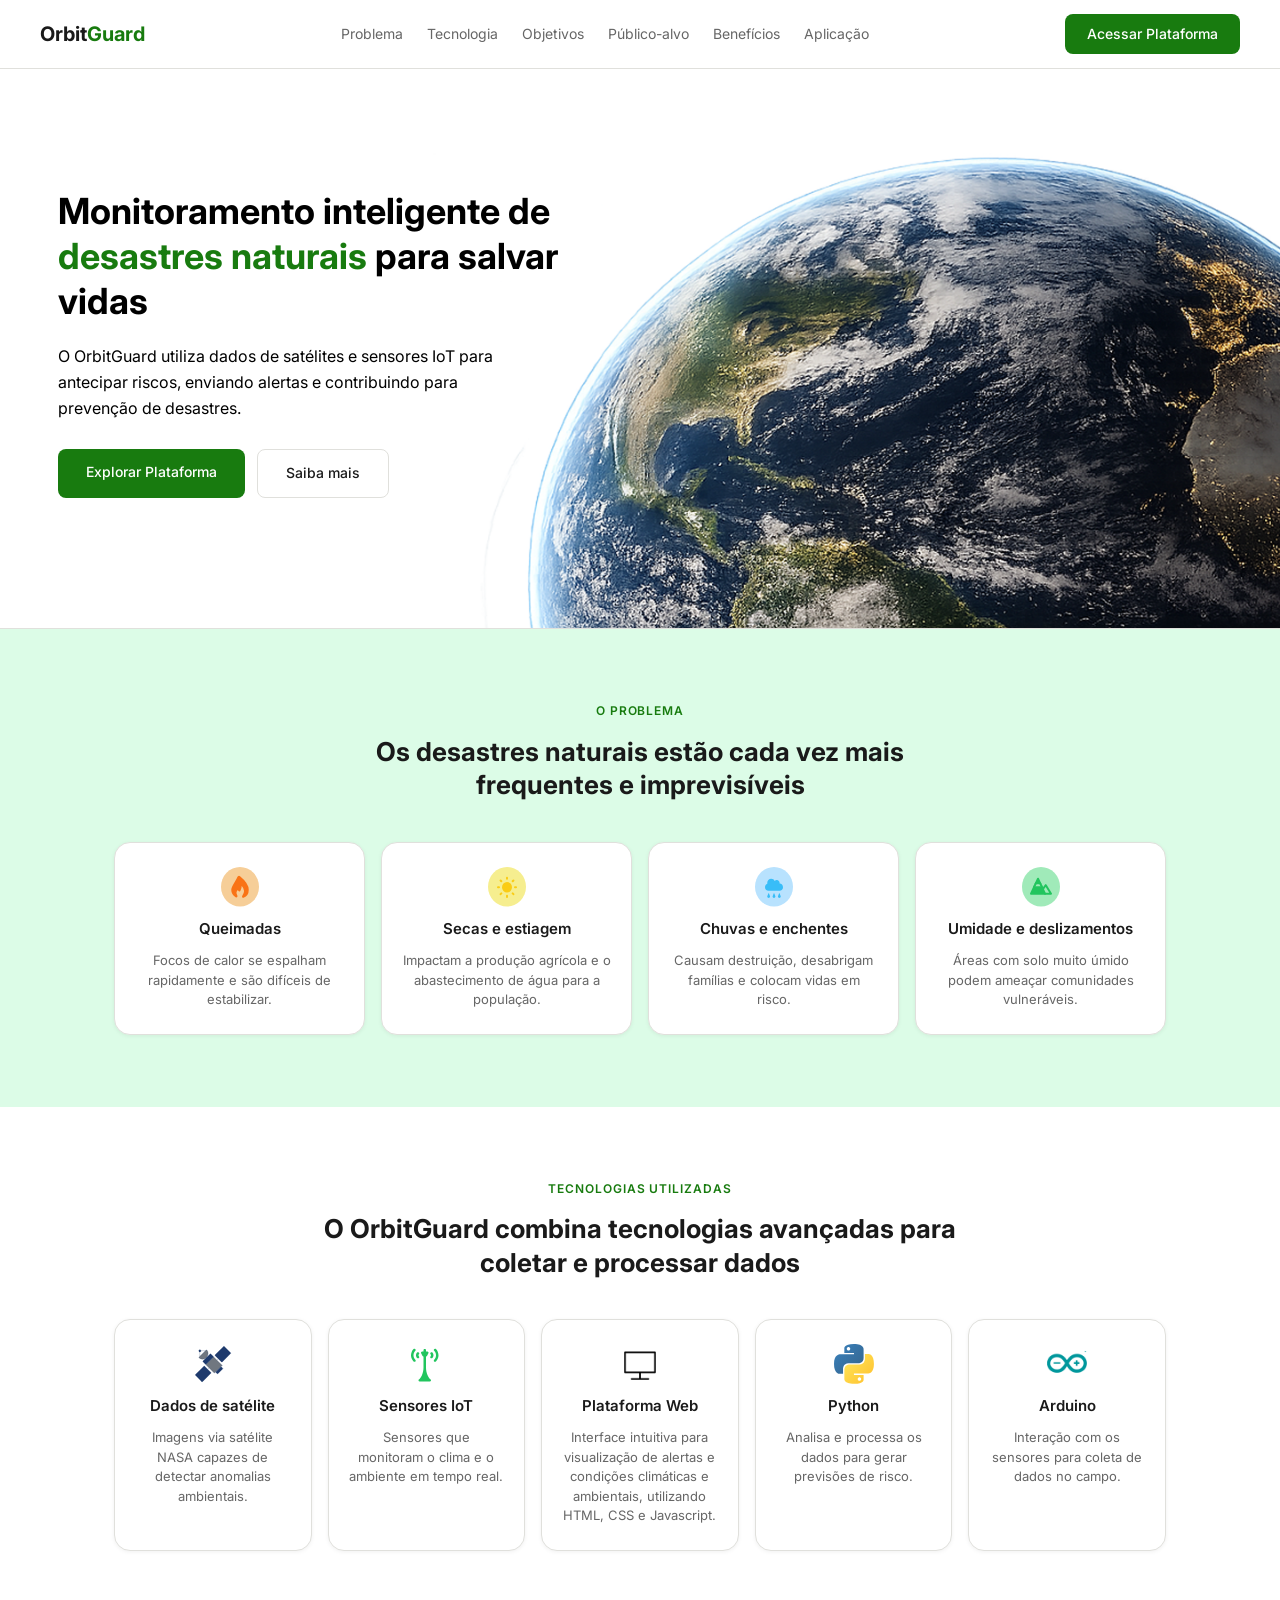
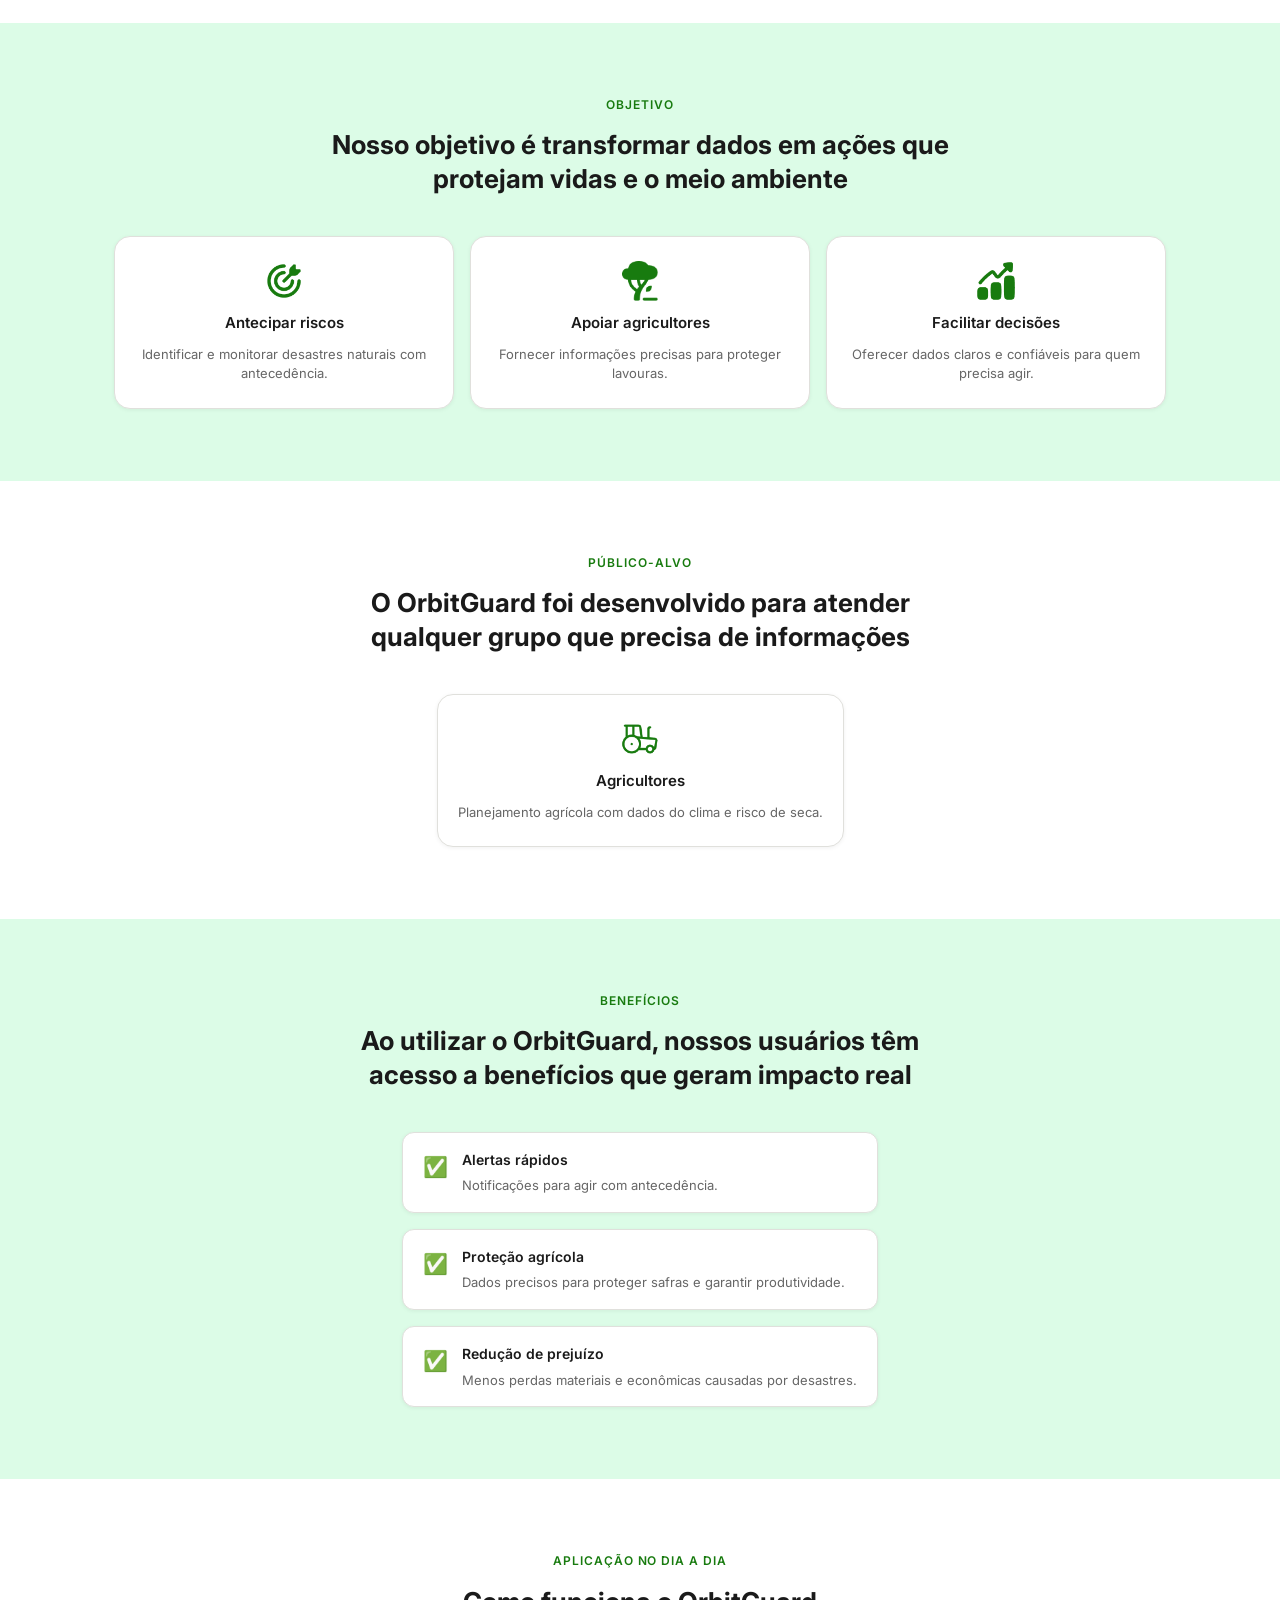
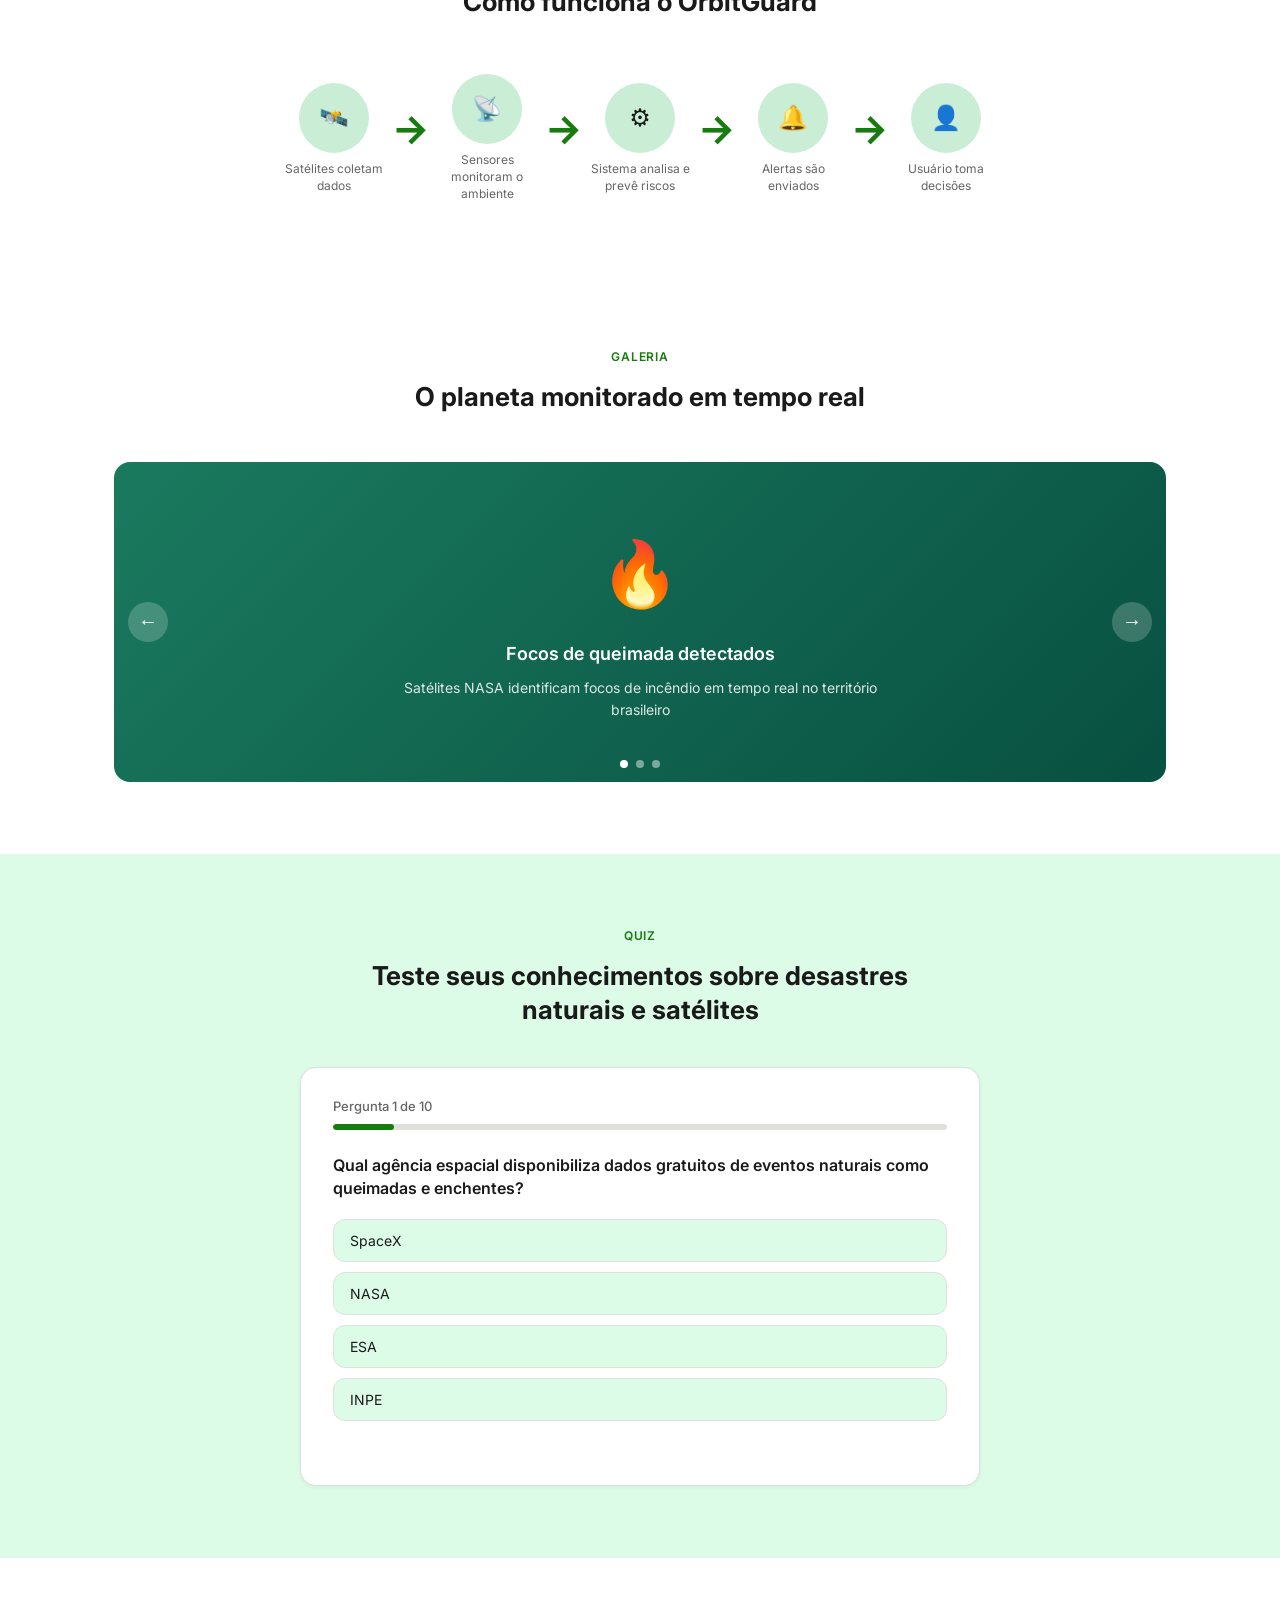
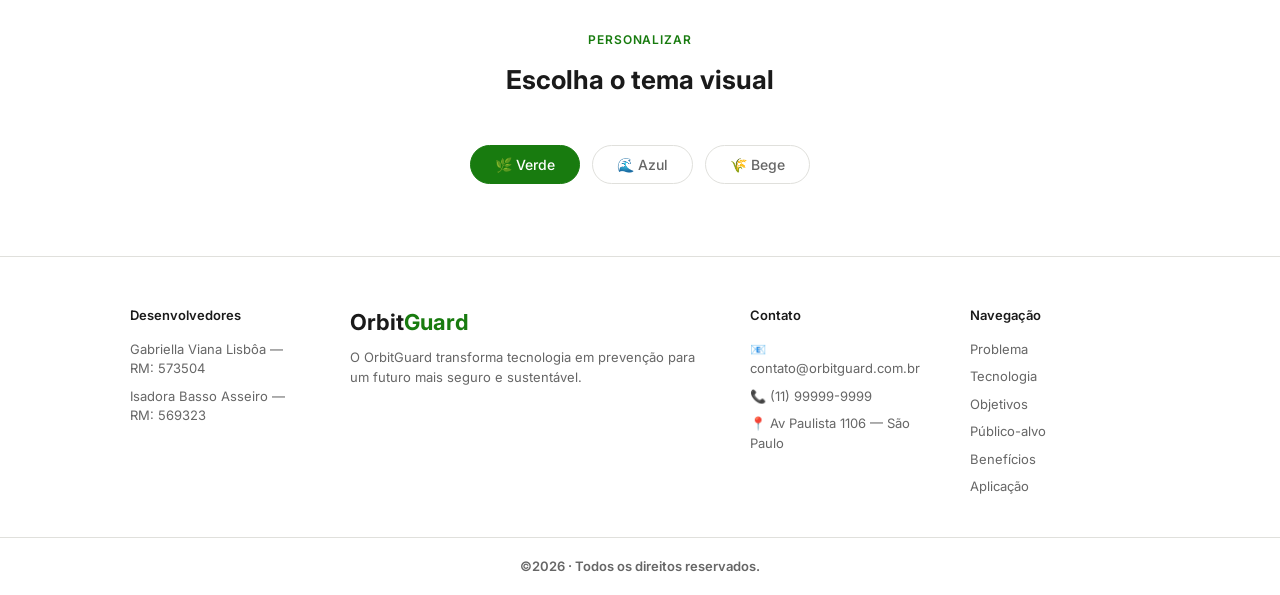
<file: index.html>
<!DOCTYPE html>
<html lang="pt-br">
<head>
    <meta charset="UTF-8">
    <meta name="viewport" content="width=device-width, initial-scale=1.0">
    <link rel="preconnect" href="https://fonts.googleapis.com" />
    <link rel="preconnect" href="https://fonts.gstatic.com" crossorigin />
    <link href="https://fonts.googleapis.com/css2?family=Inter:wght@400;500;600;700&display=swap" rel="stylesheet" />
    <link rel="stylesheet" href="./css/style.css" />

    <title>OrbitGuard</title>
</head>
<body>
  
  <!-- HEADER — fixo no topo, com nav e botão-->

  <header class="header">
    <a href="#" class="logo">Orbit<span>Guard</span></a>
    
    <nav class="nav">
      <!-- Os hrefs apontam para o id de cada seção -->
      <a href="#problema">Problema</a>
      <a href="#tecnologia">Tecnologia</a>
      <a href="#objetivos">Objetivos</a>
      <a href="#publico">Público-alvo</a>
      <a href="#beneficios">Benefícios</a>
      <a href="#aplicacao">Aplicação</a>
    </nav>

    <a href="plataforma.html" class="btn-nav">Acessar Plataforma</a>
  </header>


  <!-- HERO — seção de destaque (antes das 6)
       Você pode manter, remover ou adaptar -->

  <section class="hero">
    <div class="container hero-container">
      <div class="hero-texto">
        <h1>
          Monitoramento inteligente de
          <span class="destaque">desastres naturais</span>
          para salvar vidas
        </h1>
        <p>
          O OrbitGuard utiliza dados de satélites e sensores IoT
          para antecipar riscos, enviando alertas e contribuindo
          para prevenção de desastres.
        </p>

        <div class="hero-btns">
          <a href="plataforma.html" class="btn-primario">Explorar Plataforma</a>
          <a href="#problema" class="btn-secundario">Saiba mais</a>
        </div>
      </div>
    </div>
  </section>
  <!-- 
       SEÇÃO 1 — PROBLEMA
       id="problema" para o menu funcionar
  -->
  <section id="problema" class="secao">
    <div class="container">

      <!-- Rótulo da seção (aquele texto pequeno verde em cima) -->
      <span class="rotulo-secao">O Problema</span>

      <h2>Os desastres naturais estão cada vez mais frequentes e imprevisíveis</h2>

      <!-- Grid de cards — adicione, remova ou edite os cards aqui -->
      <div class="cards-grid">

        <div class="card card-centro">
          <div class="card-icon"><img src="./img/icon fire.svg" alt="Ícone de fogo representando queimadas"></div>
          <h3>Queimadas</h3>
          <p>Focos de calor se espalham rapidamente e são difíceis de estabilizar.</p>
        </div>

        <div class="card card-centro">
          <div class="card-icon"><img src="./img/icon sun.svg" alt="Ícone de sol representando seca"></div>
          <h3>Secas e estiagem</h3>
          <p>Impactam a produção agrícola e o abastecimento de água para a população.</p>
        </div>

        <div class="card card-centro">
          <div class="card-icon"><img src="./img/icon cloud rain.svg" alt="Ícone de nuvem com chuva representando enchentes"></div>
          <h3>Chuvas e enchentes</h3>
          <p>Causam destruição, desabrigam famílias e colocam vidas em risco.</p>
        </div>

        <div class="card card-centro">
          <div class="card-icon"><img src="./img/icon mountain.svg" alt="Ícone de montanha representando deslizamentos"></div>
          <h3>Umidade e deslizamentos</h3>
          <p>Áreas com solo muito úmido podem ameaçar comunidades vulneráveis.</p>
        </div>

      </div>
        </div>
  </section>

   <!-- ========================================
       SEÇÃO 2 — TECNOLOGIA
  ======================================== -->
  <section id="tecnologia" class="secao secao-alt">
    <div class="container">

      <span class="rotulo-secao">Tecnologias Utilizadas</span>

      <h2>O OrbitGuard combina tecnologias avançadas para coletar e processar dados</h2>

      <div class="cards-grid cards-grid-5">

        <div class="card card-centro">
          <div class="card-icon"><img src="./img/satelite.svg" alt="Ícone de satélite">
          </div>
          <h3>Dados de satélite</h3>
          <p>Imagens via satélite NASA capazes de detectar anomalias ambientais.</p>
        </div>

        <div class="card card-centro">
          <div class="card-icon"><img src="./img/roentgen_tower-communication.svg" alt="Ícone de satélite"></div>
          <h3>Sensores IoT</h3>
          <p>Sensores que monitoram o clima e o ambiente em tempo real.</p>
        </div>

        <div class="card card-centro">
          <div class="card-icon"><img src="./img/line-md_computer.png" alt="Ícone de computador"></div>
          <h3>Plataforma Web</h3>
          <p>Interface intuitiva para visualização de alertas e condições climáticas e ambientais, utilizando HTML, CSS e Javascript.</p>
        </div>

        <div class="card card-centro">
          <div class="card-icon"><img src="./img/logos_python.svg" alt="Ícone de Python"></div>
          <h3>Python</h3>
          <p>Analisa e processa os dados para gerar previsões de risco.</p>
        </div>

        <div class="card card-centro">
          <div class="card-icon"><img src="./img/devicon_arduino.png" alt="Ícone de Arduino"></div>
          <h3>Arduino</h3>
          <p>Interação com os sensores para coleta de dados no campo.</p>
        </div>

      </div>
    </div>
  </section>


  <!-- ========================================
       SEÇÃO 3 — OBJETIVOS
  ======================================== -->
  <section id="objetivos" class="secao">
    <div class="container">

      <span class="rotulo-secao">Objetivo</span>

      <h2>Nosso objetivo é transformar dados em ações que protejam vidas e o meio ambiente</h2>

      <div class="cards-grid cards-grid-3">

       <div class="card card-centro">
          <div class="card-icon"><img src="./img/riscos.png" alt="Ícone de decisões"></div>
          <h3>Antecipar riscos</h3>
          <p>Identificar e monitorar desastres naturais com antecedência.</p>
        </div>

        <div class="card card-centro">
          <div class="card-icon"><img src="./img/agricultor.png" alt="Ícone de agricultura"></div>
          <h3>Apoiar agricultores</h3>
          <p>Fornecer informações precisas para proteger lavouras.</p>
        </div>

        <div class="card card-centro">
          <div class="card-icon"><img src="./img/decisões.png" alt="Ícone de decisões"></div>
          <h3>Facilitar decisões</h3>
          <p>Oferecer dados claros e confiáveis para quem precisa agir.</p>
        </div>

      </div>
    </div>
  </section>

  <!-- SEÇÃO 4 — PÚBLICO-ALVO-->

  <section id="publico" class="secao secao-alt">
    <div class="container">

      <span class="rotulo-secao">Público-alvo</span>

      <h2>O OrbitGuard foi desenvolvido para atender qualquer grupo que precisa de informações</h2>

      <div class="cards-grid cards-grid-3 cards-grid-centro">

        <div class="card card-centro">
          <div class="card-icon"><img src="./img/lucide_tractor.png" alt="Ícone de tractor"></div>
          <h3>Agricultores</h3>
          <p>Planejamento agrícola com dados do clima e risco de seca.</p>
        </div>

      </div>
    </div>
  </section>

  <!--SEÇÃO 5 — BENEFÍCIOS -->

  <section id="beneficios" class="secao">
    <div class="container">

      <span class="rotulo-secao">Benefícios</span>

      <h2>Ao utilizar o OrbitGuard, nossos usuários têm acesso a benefícios que geram impacto real</h2>

      <!-- Lista de benefícios com ícone de check -->
      <div class="beneficios-lista">

        <div class="beneficio-item">
          <span class="check">✅</span>
          <div>
            <strong>Alertas rápidos</strong>
            <p>Notificações para agir com antecedência.</p>
          </div>
        </div>

        <div class="beneficio-item">
          <span class="check">✅</span>
          <div>
            <strong>Proteção agrícola</strong>
            <p>Dados precisos para proteger safras e garantir produtividade.</p>
          </div>
        </div>

        <div class="beneficio-item">
          <span class="check">✅</span>
          <div>
            <strong>Redução de prejuízo</strong>
            <p>Menos perdas materiais e econômicas causadas por desastres.</p>
          </div>
        </div>

      </div>
    </div>
  </section>

   <!-- SEÇÃO 6 — APLICAÇÃO NO DIA A DIA -->

  <section id="aplicacao" class="secao secao-alt">
    <div class="container">

      <span class="rotulo-secao">Aplicação no Dia a Dia</span>

      <h2>Como funciona o OrbitGuard</h2>

      <!-- Fluxo em etapas — adapte os textos e ícones -->
      <div class="fluxo">

        <div class="fluxo-item">
          <div class="fluxo-icon">🛰️</div>
          <p>Satélites coletam dados</p>
        </div>

        <div class="fluxo-seta">→</div>

        <div class="fluxo-item">
          <div class="fluxo-icon">📡</div>
          <p>Sensores monitoram o ambiente</p>
        </div>

        <div class="fluxo-seta">→</div>

        <div class="fluxo-item">
          <div class="fluxo-icon">⚙️</div>
          <p>Sistema analisa e prevê riscos</p>
        </div>

        <div class="fluxo-seta">→</div>

        <div class="fluxo-item">
          <div class="fluxo-icon">🔔</div>
          <p>Alertas são enviados</p>
        </div>

        <div class="fluxo-seta">→</div>

        <div class="fluxo-item">
          <div class="fluxo-icon">👤</div>
          <p>Usuário toma decisões</p>
        </div>

      </div>
    </div>
  </section>

  <!-- SEÇÃO SLIDESHOW-->

  <section id="slideshow" class="secao secao-alt">
    <div class="container">
      <span class="rotulo-secao">Galeria</span>
      <h2>O planeta monitorado em tempo real</h2>

      <div class="slideshow">
        <!-- Slides — troque os emojis/textos pelas suas imagens -->
        <div class="slide active">
          <div class="slide-placeholder">
            <div class="slide-emoji">🔥</div>
            <div class="slide-legenda">
              <strong>Focos de queimada detectados</strong>
              <p>Satélites NASA identificam focos de incêndio em tempo real no território brasileiro</p>
            </div>
          </div>
        </div>

        <div class="slide">
          <div class="slide-placeholder slide-2">
            <div class="slide-emoji">🌧️</div>
            <div class="slide-legenda">
              <strong>Monitoramento de chuvas e enchentes</strong>
              <p>Sensores e dados orbitais rastreiam volumes de precipitação para prever alagamentos</p>
            </div>
          </div>
        </div>

        <div class="slide">
          <div class="slide-placeholder slide-3">
            <div class="slide-emoji">🌵</div>
            <div class="slide-legenda">
              <strong>Mapeamento de regiões em seca</strong>
              <p>Imagens de satélite revelam índices de umidade do solo e risco de estiagem</p>
            </div>
          </div>
        </div>

        <!-- Botões de navegação -->
        <button class="slide-btn slide-prev" onclick="moverSlide(-1)">&#8592;</button>
        <button class="slide-btn slide-next" onclick="moverSlide(1)">&#8594;</button>

        <!-- Indicadores (bolinhas) -->
        <div class="slide-dots">
          <span class="dot active" onclick="irParaSlide(0)"></span>
          <span class="dot" onclick="irParaSlide(1)"></span>
          <span class="dot" onclick="irParaSlide(2)"></span>
        </div>
      </div>

    </div>
  </section>

   <!-- SEÇÃO QUIZ -->

  <section id="quiz" class="secao">
    <div class="container">
      <span class="rotulo-secao">Quiz</span>
      <h2>Teste seus conhecimentos sobre desastres naturais e satélites</h2>

      <div class="quiz-box">

        <!-- Progresso -->
        <div class="quiz-progresso">
          <span id="quiz-num">Pergunta 1 de 10</span>
          <div class="barra-wrap">
            <div class="barra-fill" id="barra-fill" style="width: 10%"></div>
          </div>
        </div>

        <!-- Pergunta -->
        <div id="quiz-area">
          <p class="quiz-pergunta" id="quiz-pergunta">Carregando...</p>
          <div class="quiz-opcoes" id="quiz-opcoes">
            <!-- Opções geradas via JS -->
          </div>
          <p class="quiz-feedback" id="quiz-feedback"></p>
          <button class="btn-primario" id="btn-proxima" onclick="proximaPergunta()" style="display:none; margin-top:16px;">
            Próxima →
          </button>
        </div>

        <!-- Resultado final (escondido até acabar) -->
        <div id="quiz-resultado" style="display:none;" class="quiz-resultado">
          <div class="resultado-emoji" id="resultado-emoji">🏆</div>
          <h3 id="resultado-titulo">Parabéns!</h3>
          <p id="resultado-texto">Você acertou X de 10 perguntas.</p>
          <button class="btn-primario" onclick="reiniciarQuiz()" style="margin-top: 20px;">
            Jogar novamente
          </button>
        </div>

      </div>
    </div>
  </section>

  <!--SEÇÃO TROCA DE TEMA (Web Dev) -->

  <section class="secao secao-alt">
    <div class="container">
      <span class="rotulo-secao">Personalizar</span>
      <h2>Escolha o tema visual</h2>
      <div class="temas-row">
        <button class="tema-btn tema-verde active" onclick="trocarTema('verde')" title="Verde (padrão)">
          🌿 Verde
        </button>
        <button class="tema-btn tema-azul" onclick="trocarTema('azul')" title="Azul escuro">
          🌊 Azul
        </button>
        <button class="tema-btn tema-bege" onclick="trocarTema('bege')" title="Bege claro">
          🌾 Bege
        </button>
      </div>
    </div>
  </section>

   <!--FOOTER -->
  <footer class="footer">
    <div class="footer-inner">

      <div class="footer-col">
        <strong>Desenvolvedores</strong>
        <!-- Coloque aqui o nome e RM de cada integrante -->
        <p>Gabriella Viana Lisbôa — RM: 573504</p>
        <p>Isadora Basso Asseiro — RM:  569323</p>
      </div>

      <div class="footer-col footer-brand">
        <span class="logo">Orbit<span>Guard</span></span>
        <p>O OrbitGuard transforma tecnologia em prevenção para um futuro mais seguro e sustentável.</p>
      </div>

      <div class="footer-col">
        <strong>Contato</strong>
        <p>📧 contato@orbitguard.com.br</p>
        <p>📞 (11) 99999-9999</p>
        <p>📍 Av Paulista 1106 — São Paulo</p>
      </div>

      <div class="footer-col">
        <strong>Navegação</strong>
        <a href="#problema">Problema</a>
        <a href="#tecnologia">Tecnologia</a>
        <a href="#objetivos">Objetivos</a>
        <a href="#publico">Público-alvo</a>
        <a href="#beneficios">Benefícios</a>
        <a href="#aplicacao">Aplicação</a>
      </div>

    </div>

    <div class="footer-bottom">
      ©2026 · Todos os direitos reservados.
    </div>
  </footer>

  <script src="js/quiz.js"></script>

</body>
</html>
</file>
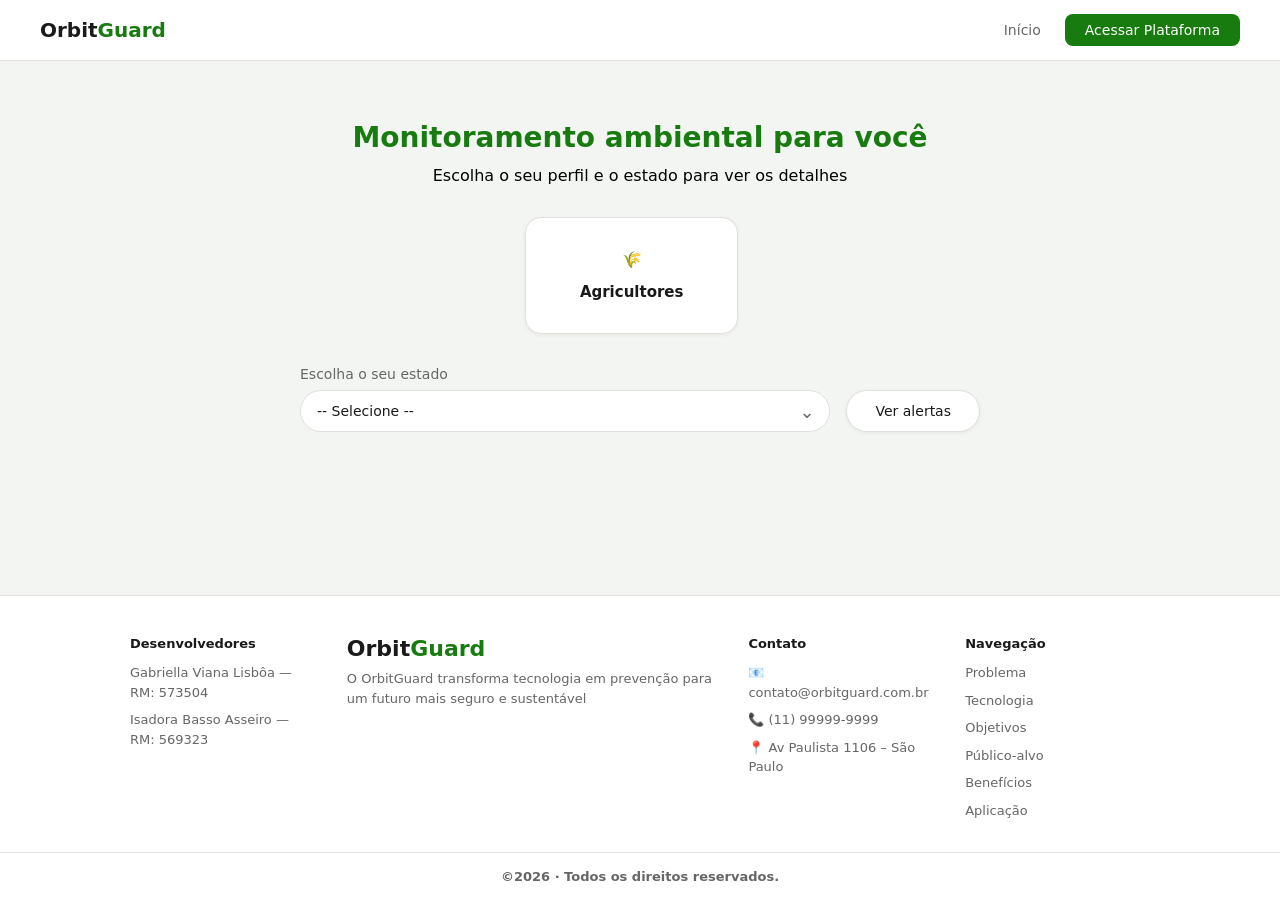
<file: plataforma.html>
<!DOCTYPE html>
<html lang="en">
<head>
    <meta charset="UTF-8">
    <meta name="viewport" content="width=device-width, initial-scale=1.0">
    <link rel="stylesheet" href="css/plataforma.css">
    <title>OrbitGuard - Plataforma</title>
</head>
<body>
    
    <!-- HEADER -->
  <header class="header">
    <a href="index.html" class="logo">Orbit<span>Guard</span></a>
    <nav>
      <a href="index.html">Início</a>
      <a href="plataforma.html" class="btn-header">Acessar Plataforma</a>
    </nav>
  </header>

  <!-- TELA 1: ONBOARDING -->
  <main id="tela-onboarding" class="tela active">
    <div class="onboard-wrap">
      <h1>Monitoramento ambiental para você</h1>
      <p class="onboard-sub">Escolha o seu perfil e o estado para ver os detalhes</p>

      <div class="perfis-grid perfis-grid-centro">

    
      <div class="perfil-card" data-perfil="agricultor">
              <div class="perfil-icon">
              <div class="perfil-circulo">🌾</div>
        </div>
          <strong>Agricultores</strong>
          </div>

      </div>

      <div class="estado-row">
        <div class="estado-wrap">
          <label for="select-estado">Escolha o seu estado</label>
          <div class="select-box">
            <select id="select-estado">
              <option value="">-- Selecione --</option>
              <option value="Acre">Acre</option>
              <option value="Alagoas">Alagoas</option>
              <option value="Amapá">Amapá</option>
              <option value="Amazonas">Amazonas</option>
              <option value="Bahia">Bahia</option>
              <option value="Ceará">Ceará</option>
              <option value="Distrito Federal">Distrito Federal</option>
              <option value="Espírito Santo">Espírito Santo</option>
              <option value="Goiás">Goiás</option>
              <option value="Maranhão">Maranhão</option>
              <option value="Mato Grosso">Mato Grosso</option>
              <option value="Mato Grosso do Sul">Mato Grosso do Sul</option>
              <option value="Minas Gerais">Minas Gerais</option>
              <option value="Pará">Pará</option>
              <option value="Paraíba">Paraíba</option>
              <option value="Paraná">Paraná</option>
              <option value="Pernambuco">Pernambuco</option>
              <option value="Piauí">Piauí</option>
              <option value="Rio de Janeiro">Rio de Janeiro</option>
              <option value="Rio Grande do Norte">Rio Grande do Norte</option>
              <option value="Rio Grande do Sul">Rio Grande do Sul</option>
              <option value="Rondônia">Rondônia</option>
              <option value="Roraima">Roraima</option>
              <option value="Santa Catarina">Santa Catarina</option>
              <option value="São Paulo">São Paulo</option>
              <option value="Sergipe">Sergipe</option>
              <option value="Tocantins">Tocantins</option>
            </select>
            <span class="select-arrow">&#8964;</span>
          </div>
        </div>

        <button id="btn-ver-alertas" class="btn-primario" onclick="verAlertas()">
          Ver alertas
        </button>
      </div>

      <p id="erro-msg" class="erro-msg" style="display:none;">
        Por favor, selecione um perfil e um estado.
      </p>
    </div>
  </main>

  <!-- TELA 2: DASHBOARD -->
  <main id="tela-dashboard" class="tela">
    <div class="dashboard-wrap">

      <button class="btn-voltar" onclick="voltar()">← Trocar perfil</button>

      <!-- CARD PRINCIPAL -->
      <div class="dash-card" id="dash-card">

        <div class="dash-card-header">
          <div class="dash-perfil-info">
            <div class="dash-perfil-icon" id="dash-icon">🌾</div>
            <div>
              <strong id="dash-perfil-nome">Agricultor</strong>
              <span id="dash-perfil-sub">Planeja e protege sua produção</span>
            </div>
          </div>
          <div class="dash-estado-label">
            Estado: <strong id="dash-estado-nome">São Paulo</strong>
          </div>
        </div>

        <!-- LOADING -->
        <div id="loading-clima" class="loading-wrap">
          <div class="spinner"></div>
          <p>Buscando dados via satélite NASA...</p>
        </div>

        <!-- CONTEUDO DO DASHBOARD (aparece após carregar) -->
        <div id="dash-conteudo" style="display:none;">

          <div class="situacao-row">
            <span class="situacao-label">Situação:</span>
            <span id="badge-situacao" class="badge-situacao badge-medio">
              ⛅ Carregando...
            </span>
          </div>

          <div class="chips-clima">
            <div class="chip">
              <span class="chip-icon">🌡️</span>
              <span id="chip-temp">--°C</span>
            </div>
            <div class="chip">
              <span class="chip-icon">💧</span>
              <span id="chip-umid">-- umid.</span>
            </div>
            <div class="chip">
              <span class="chip-icon">🌧️</span>
              <span id="chip-chuva">-- mm/dia</span>
            </div>
          </div>

          <div class="secao-label">RECOMENDAÇÕES</div>
          <div class="recos-box" id="recos-box">
            <!-- Preenchido via JS -->
          </div>

          <div class="secao-label">MEDIDAS A TOMAR</div>
          <div class="medidas-grid" id="medidas-grid">
            <!-- Preenchido via JS -->
          </div>

          <!-- Fonte dos dados -->
          <div class="fonte-dados">
            <span>📡 Dados: NASA EONET + Open-Meteo · Atualizado agora</span>
          </div>

        </div>
      </div>
    </div>
  </main>

  <!-- FOOTER -->
  <footer class="footer">
    <div class="footer-inner">
      <div class="footer-col">
        <strong>Desenvolvedores</strong>
        <p>Gabriella Viana Lisbôa — RM: 573504</p>
        <p>Isadora Basso Asseiro — RM:  569323</p>
      </div>
      <div class="footer-col footer-brand">
        <span class="logo">Orbit<span>Guard</span></span>
        <p>O OrbitGuard transforma tecnologia em prevenção para um futuro mais seguro e sustentável</p>
      </div>
      <div class="footer-col">
        <strong>Contato</strong>
        <p>📧 contato@orbitguard.com.br</p>
        <p>📞 (11) 99999-9999</p>
        <p>📍 Av Paulista 1106 – São Paulo</p>
      </div>
      <div class="footer-col">
        <strong>Navegação</strong>
        <a href="index.html#problema">Problema</a>
        <a href="index.html#tecnologia">Tecnologia</a>
        <a href="index.html#objetivos">Objetivos</a>
        <a href="index.html#publico">Público-alvo</a>
        <a href="index.html#beneficios">Benefícios</a>
        <a href="index.html#aplicacao">Aplicação</a>
      </div>
    </div>
    <div class="footer-bottom">©2026 · Todos os direitos reservados.</div>
  </footer>

  <script src="js/plataforma.js"></script>
</body>
</html>
</file>
<file: css/style.css>
/* ================================
   RESET
================================ */
*, *::before, *::after {
  box-sizing: border-box;
  margin: 0;
  padding: 0;
}
:root {
  --green:       #187B0F;
  --green-dark:  #085041;
  --green-light: #CAEDD5;
  --bg:          #DCFCE7;
  --bg-alt:      #eaf0ea;
  --white:       #ffffff;
  --text:        #1a1a1a;
  --text-muted:  #666666;
  --border:      #e0e0dc;

  --radius-sm:   8px;
  --radius-md:   12px;
  --radius-lg:   16px;
  --shadow-sm:   0 1px 4px rgba(0,0,0,.06);
  --shadow-md:   0 4px 20px rgba(0,0,0,.08);
}

/* ================================
   BASE
================================ */
body {
  font-family: 'Inter', system-ui, sans-serif;
  background: var(--bg);
  color: var(--text);
  line-height: 1.6;
}

/* Container centralizado — usado em todas as seções */
.container {
  max-width: 1100px;
  margin: 0 auto;
  padding: 0 24px;
}

a {
  text-decoration: none;
  color: inherit;
}

img {
  max-width: 100%;
  display: block;
}

/* ================================
   HEADER
================================ */
.header {
  position: sticky;
  top: 0;
  z-index: 100;
  background: var(--white);
  border-bottom: 1px solid var(--border);
  padding: 14px 40px;
  display: flex;
  align-items: center;
  justify-content: space-between;
  gap: 24px;
}

/* Logo */
.logo {
  font-size: 20px;
  font-weight: 700;
  color: var(--text);
  white-space: nowrap;
}

.logo span {
  color: var(--green);
}

/* Nav links */
.nav {
  display: flex;
  align-items: center;
  gap: 24px;
}

.nav a {
  font-size: 14px;
  color: var(--text-muted);
  transition: color .15s;
}

.nav a:hover {
  color: var(--text);
}

/* Botão do header */
.btn-nav {
  background: var(--green);
  color: #fff;
  padding: 9px 22px;
  border-radius: var(--radius-sm);
  font-size: 14px;
  font-weight: 500;
  white-space: nowrap;
  transition: background .15s;
}

.btn-nav:hover {
  background: var(--green-dark);
}

/* ================================
   HERO
================================ */
.hero {
  position: relative;
  background: url("../img/img-fundo.png") center/cover no-repeat;
  padding: 120px 0 96px;
  border-bottom: 1px solid var(--border);
  overflow: hidden;
  min-height: 560px;
}

.hero::before {
  content: '';
  position: absolute;
  inset: 0;
  
}

.hero > .container {
  position: relative;
  z-index: 2;
  padding-left: 16px; /* aproxima o conteúdo da esquerda */
  padding-right: 16px;
}

/* Container do hero: 2 colunas */
.hero-container {
  display: grid;
  grid-template-columns: 560px 1fr; /* deixa a coluna de texto mais estreita e alinhada à esquerda */
  align-items: center;
  gap: 40px;
  max-width: 1100px;
  justify-items: start;
}

.hero-texto { max-width: 560px; transform: translateX(-48px); }

.hero-texto {
  display: flex;
  flex-direction: column;
  gap: 20px;
  transition: transform .25s ease;
}

.hero h1 {
  font-size: 36px;
  font-weight: 700;
  line-height: 1.25;
  color: #000;
}

/* Palavra em destaque no título */
.destaque {
  color: var(--green);
}

.hero p {
  font-size: 16px;
  color: #000;
  max-width: 480px;
}

.hero-btns {
  display: flex;
  gap: 12px;
  flex-wrap: wrap;
  margin-top: 8px;
}

/* Imagem da Terra */
.hero-imagem {
  display: flex;
  justify-content: center;
  align-items: center;

 
}

.terra-wrap {
  width: 480px;
  height: 480px;
  border-radius: 50%;
  overflow: hidden;
  box-shadow: 0 0 40px rgba(100, 180, 255, 0.4), 0 0 80px rgba(30, 100, 200, 0.2);
}

.terra-img {
 
  width: 100%;
  height: 100%;
  object-fit: cover;
  transform: scale(1.15);
}
/* Botões do hero */
.btn-primario {
  background: var(--green);
  color: #fff;
  padding: 12px 28px;
  border-radius: var(--radius-sm);
  font-size: 14px;
  font-weight: 500;
  transition: background .15s;
  display: inline-block;
}

.btn-primario:hover {
  background: var(--green-dark);
}

.btn-secundario {
  background: transparent;
  color: var(--text);
  border: 1.5px solid var(--border);
  padding: 12px 28px;
  border-radius: var(--radius-sm);
  font-size: 14px;
  font-weight: 500;
  transition: all .15s;
  display: inline-block;
}

.btn-secundario:hover {
  border-color: var(--green);
  color: var(--green);
}

/* ================================
   SEÇÕES
================================ */
.secao {
  padding: 72px 0;
  background: var(--bg);
}

.secao .container {
  display: flex;
  flex-direction: column;
  align-items: center;
}

/* Seções com fundo alternado */
.secao-alt {
  background: var(--white);
}

/* Rótulo pequeno verde em cima do título */
.rotulo-secao {
  display: block;
  font-size: 12px;
  font-weight: 600;
  color: var(--green);
  text-transform: uppercase;
  letter-spacing: .08em;
  margin-bottom: 14px;
  text-align: center;
}

.secao h2 {
  font-size: 26px;
  font-weight: 700;
  color: var(--text);
  max-width: 640px;
  line-height: 1.3;
  margin-bottom: 40px;
  text-align: center;
}

/* ================================
   GRID DE CARDS (4 colunas)
================================ */
.cards-grid {
  display: grid;
  grid-template-columns: repeat(4, 1fr);
  gap: 16px;
}

/* Variante de 3 colunas */
.cards-grid-3 {
  grid-template-columns: repeat(3, 1fr);
}

/* Grid centralizado — usado quando tem poucos cards (ex: público-alvo com 1 card) */
.cards-grid-centro {
 display: flex; 
 justify-content: center;
}

/* Variante de 5 colunas */
.cards-grid-5 {
  grid-template-columns: repeat(5, 1fr);
}

/* Card individual */
.card {
  background: var(--white);
  border: 1px solid var(--border);
  border-radius: var(--radius-lg);
  padding: 24px 20px;
  display: flex;
  flex-direction: column;
  gap: 10px;
  box-shadow: var(--shadow-sm);
  transition: transform .18s, box-shadow .18s;
 
}
.card-agricola {
  background: var(--white);
  border: 1px solid var(--border);
  border-radius: var(--radius-lg);
  padding: 24px 20px;
  display: flex;
  flex-direction: column;
  gap: 10px;
  box-shadow: var(--shadow-sm);
  transition: transform .18s, box-shadow .18s;
  width: 400px;
  height: 200px;
 
}

.card:hover {
  transform: translateY(-3px);
  box-shadow: var(--shadow-md);
}

.card-icon {
  font-size: 28px;
  display: flex;
  justify-content: center;
  align-items: center;
}

.card-icon img {
  width: 40px;
  height: 40px;
  object-fit: contain;
}

/* Ícone SVG para seção problema */
.card-icon-svg {
  display: flex;
  justify-content: center;
  margin-bottom: 4px;
}

/* Card centralizado (usado na seção problema) */
.card-centro {
  align-items: center;
  text-align: center;
}

.card h3 {
  font-size: 15px;
  font-weight: 600;
  color: var(--text);
}

.card p {
  font-size: 13px;
  color: var(--text-muted);
  line-height: 1.5;
}

/* ================================
   BENEFÍCIOS (lista com check)
================================ */
.beneficios-lista {
  display: flex;
  flex-direction: column;
  gap: 16px;
  max-width: 640px;
}

.beneficio-item {
  display: flex;
  align-items: flex-start;
  gap: 14px;
  background: var(--white);
  border: 1px solid var(--border);
  border-radius: var(--radius-md);
  padding: 16px 20px;
  box-shadow: var(--shadow-sm);
}

.check {
  font-size: 20px;
  flex-shrink: 0;
  margin-top: 2px;
}

.beneficio-item strong {
  display: block;
  font-size: 14px;
  font-weight: 600;
  color: var(--text);
  margin-bottom: 4px;
}

.beneficio-item p {
  font-size: 13px;
  color: var(--text-muted);
}

/* ================================
   FLUXO DE ETAPAS (seção 6)
================================ */
.fluxo {
  display: flex;
  align-items: center;
  gap: 8px;
  flex-wrap: wrap;
  margin-top: 16px;
}

.fluxo-item {
  display: flex;
  flex-direction: column;
  align-items: center;
  gap: 8px;
  text-align: center;
  max-width: 100px;
}

.fluxo-icon {
  width: 70px;
  height: 70px;
  background: var(--green-light);
  border-radius: 50%;
  display: flex;
  align-items: center;
  justify-content: center;
  font-size: 24px;
}

.fluxo-item p {
  font-size: 12px;
  color: var(--text-muted);
  line-height: 1.4;
}

.fluxo-seta {
  font-size: 40px;
  color: var(--green);
  font-weight: 700;
  padding-bottom: 20px;
}

/* ================================
   FOOTER
================================ */
.footer {
  background: var(--white);
  border-top: 1px solid var(--border);
}

.footer-inner {
  max-width: 1100px;
  margin: 0 auto;
  padding: 48px 40px 40px;
  display: grid;
  grid-template-columns: 1fr 2fr 1fr 1fr;
  gap: 40px;
}

.footer-col {
  display: flex;
  flex-direction: column;
  gap: 8px;
}

.footer-col strong {
  font-size: 13px;
  font-weight: 600;
  color: var(--text);
  margin-bottom: 6px;
}

.footer-col p,
.footer-col a {
  font-size: 13px;
  color: var(--text-muted);
  line-height: 1.5;
  transition: color .15s;
}

.footer-col a:hover {
  color: var(--green);
}

.footer-brand .logo {
  font-size: 22px;
  font-weight: 700;
}

.footer-bottom {
  text-align: center;
  font-size: 13px;
  font-weight: 600;
  color: var(--text-muted);
  padding: 18px 40px;
  border-top: 1px solid var(--border);
}

/* ================================
   RESPONSIVO
================================ */
@media (max-width: 900px) {
  .cards-grid,
  .cards-grid-5 {
    grid-template-columns: repeat(3, 1fr);
  }

  .footer-inner {
    grid-template-columns: 1fr 1fr;
  }

  .nav {
    display: none; /* simplificado — você pode criar um menu hambúrguer depois */
  }
}

@media (max-width: 900px) {
  .hero-container {
    grid-template-columns: 1fr;
  }
  .terra-wrap {
    width: 280px;
    height: 280px;
  }
  .hero-imagem {
    order: -1;
  }
  .hero-texto { transform: none; }
}

@media (max-width: 600px) {
  .hero h1 {
    font-size: 26px;
  }

  .cards-grid,
  .cards-grid-3 {
    grid-template-columns: 1fr;
  }

  .fluxo {
    flex-direction: column;
    align-items: flex-start;
  }

  .fluxo-seta {
    transform: rotate(90deg);
    padding: 0 0 0 22px;
  }

  .footer-inner {
    grid-template-columns: 1fr;
    gap: 28px;
    padding: 32px 24px;
  }

  .header {
    padding: 14px 20px;
  }
}


/* ================================
   SLIDESHOW
================================ */
.slideshow {
  position: relative;
  width: 100%;
  border-radius: var(--radius-lg);
  overflow: hidden;
  margin-top: 8px;
}

.slide { display: none; }
.slide.active { display: block; }

.slide-placeholder {
  background: linear-gradient(135deg, #1a7a5e 0%, #085041 100%);
  height: 320px;
  display: flex;
  flex-direction: column;
  align-items: center;
  justify-content: center;
  gap: 16px;
  padding: 32px;
  text-align: center;
}

.slide-2 { background: linear-gradient(135deg, #185FA5 0%, #0C3D70 100%); }
.slide-3 { background: linear-gradient(135deg, #8a6a1a 0%, #5c4510 100%); }

.slide-emoji { font-size: 64px; }

.slide-legenda { color: #fff; }
.slide-legenda strong { display: block; font-size: 18px; font-weight: 600; margin-bottom: 8px; }
.slide-legenda p { font-size: 14px; opacity: .85; max-width: 480px; }

.slide-btn {
  position: absolute;
  top: 50%;
  transform: translateY(-50%);
  background: rgba(255,255,255,.2);
  border: none;
  color: #fff;
  font-size: 20px;
  width: 40px;
  height: 40px;
  border-radius: 50%;
  cursor: pointer;
  transition: background .15s;
}
.slide-btn:hover { background: rgba(255,255,255,.4); }
.slide-prev { left: 14px; }
.slide-next { right: 14px; }

.slide-dots {
  position: absolute;
  bottom: 14px;
  left: 50%;
  transform: translateX(-50%);
  display: flex;
  gap: 8px;
}
.dot { width: 8px; height: 8px; border-radius: 50%; background: rgba(255,255,255,.45); cursor: pointer; transition: background .2s; }
.dot.active { background: #fff; }


/* ================================
   QUIZ
================================ */
.quiz-box {
  background: var(--white);
  border: 1px solid var(--border);
  border-radius: var(--radius-lg);
  padding: 28px 32px;
  max-width: 680px;
  box-shadow: var(--shadow-sm);
}

.quiz-progresso { display: flex; flex-direction: column; gap: 8px; margin-bottom: 24px; }
.quiz-progresso span { font-size: 13px; color: var(--text-muted); font-weight: 500; }
.barra-wrap { width: 100%; height: 6px; background: var(--border); border-radius: 10px; overflow: hidden; }
.barra-fill { height: 100%; background: var(--green); border-radius: 10px; transition: width .4s ease; }

.quiz-pergunta { font-size: 16px; font-weight: 600; color: var(--text); line-height: 1.4; margin-bottom: 20px; }

.quiz-opcoes { display: flex; flex-direction: column; gap: 10px; }

.opcao-btn {
  width: 100%;
  text-align: left;
  background: var(--bg);
  border: 1.5px solid var(--border);
  border-radius: var(--radius-md);
  padding: 12px 16px;
  font-family: inherit;
  font-size: 14px;
  color: var(--text);
  cursor: pointer;
  transition: all .15s;
}
.opcao-btn:hover:not(:disabled) { border-color: var(--green); background: var(--green-light); }
.opcao-btn.correta { background: #E1F5EE; border-color: #1a7a5e; color: #085041; font-weight: 500; }
.opcao-btn.errada  { background: #fde8e8; border-color: #b91c1c; color: #b91c1c; }
.opcao-btn:disabled { cursor: default; }

.quiz-feedback { font-size: 14px; font-weight: 500; margin-top: 14px; min-height: 22px; }
.feedback-ok   { color: #085041; }
.feedback-erro { color: #b91c1c; }

.quiz-resultado { text-align: center; padding: 24px 0 8px; display: flex; flex-direction: column; align-items: center; gap: 12px; }
.resultado-emoji { font-size: 56px; }
.quiz-resultado h3 { font-size: 20px; font-weight: 700; color: var(--text); }
.quiz-resultado p  { font-size: 15px; color: var(--text-muted); }


/* ================================
   TROCA DE TEMA
================================ */
.temas-row { display: flex; gap: 12px; flex-wrap: wrap; margin-top: 8px; }

.tema-btn {
  padding: 10px 24px;
  border: 1.5px solid var(--border);
  border-radius: 30px;
  background: var(--white);
  font-family: inherit;
  font-size: 14px;
  font-weight: 500;
  color: var(--text-muted);
  cursor: pointer;
  transition: all .15s;
}
.tema-btn:hover { border-color: var(--green); color: var(--green); }
.tema-btn.active { background: var(--green); color: #fff; border-color: var(--green); filter: none; }
</file>
<file: css/plataforma.css>
/* ================================
   RESET E VARIÁVEIS
================================ */
*, *::before, *::after {
  box-sizing: border-box;
  margin: 0;
  padding: 0;
}

:root {
  --green:        #187B0F;
  --green-dark:   #085041;
  --green-light:  #E1F5EE;
  --green-mid:    #0F6E56;
  --bg:           #f3f5f3;
  --white:        #ffffff;
  --text:         #1a1a1a;
  --text2:        #187B0F;
  --text-muted:   #666666;
  --text2-muted:  #000000;
  --border:       #e0e0dc;
  --warning-bg:   #fff3e8;
  --warning-txt:  #7a3200;
  --danger-bg:    #fde8e8;
  --danger-txt:   #b91c1c;
  --ok-bg:        #e1f5ee;
  --ok-txt:       #085041;
  --radius-sm:    8px;
  --radius-md:    12px;
  --radius-lg:    16px;
  --shadow-sm:    0 1px 4px rgba(0,0,0,.06);
  --shadow-md:    0 4px 20px rgba(0,0,0,.08);
}

body {
  font-family: 'Segoe UI', system-ui, -apple-system, sans-serif;
  background: var(--bg);
  color: var(--text);
  min-height: 100vh;
  display: flex;
  flex-direction: column;
}

/* ================================
   HEADER
================================ */
.header {
  background: var(--white);
  border-bottom: 1px solid var(--border);
  padding: 14px 40px;
  display: flex;
  align-items: center;
  justify-content: space-between;
  position: sticky;
  top: 0;
  z-index: 100;
}

.logo {
  font-size: 20px;
  font-weight: 700;
  color: var(--text);
  text-decoration: none;
}

.logo span {
  color: var(--green);
}

.header nav {
  display: flex;
  align-items: center;
  gap: 24px;
}

.header nav a {
  color: var(--text-muted);
  text-decoration: none;
  font-size: 14px;
  transition: color .15s;
}

.header nav a:hover {
  color: var(--text);
}

.btn-header {
  background: var(--green) !important;
  color: #fff !important;
  padding: 8px 20px;
  border-radius: var(--radius-sm);
  font-size: 14px;
  font-weight: 500;
  transition: background .15s;
}

.btn-header:hover {
  background: var(--green-dark) !important;
}

/* ================================
   TELAS (show/hide)
================================ */
.tela {
  display: none;
  flex: 1;
}

.tela.active {
  display: flex;
  flex-direction: column;
}

/* ================================
   TELA 1 — ONBOARDING
================================ */
.onboard-wrap {
  max-width: 780px;
  margin: 0 auto;
  padding: 60px 24px 40px;
  display: flex;
  flex-direction: column;
  align-items: center;
  gap: 32px;
  width: 100%;
}

.onboard-wrap h1 {
  font-size: 28px;
  font-weight: 700;
  text-align: center;
  color: var(--text2);
}

.onboard-sub {
  font-size: 16px;
  color: var(--text2-muted);
  text-align: center;
  margin-top: -20px;
}

/* Cards de perfil */
.perfis-grid {
  display: grid;
  grid-template-columns: repeat(3, 1fr);
  gap: 20px;
  width: 100%;
  max-width: 680px;
}

/* Centraliza quando tem menos de 3 cards */
.perfis-grid-centro {
  justify-content: center;
  margin-left: 450px;
}

.perfil-card {
  background: var(--white);
  border: 1.5px solid var(--border);
  border-radius: var(--radius-lg);
  padding: 32px 20px;
  display: flex;
  flex-direction: column;
  align-items: center;
  gap: 14px;
  cursor: pointer;
  transition: all .18s ease;
  box-shadow: var(--shadow-sm);
}

.perfil-card:hover {
  border-color: var(--green);
  transform: translateY(-3px);
  box-shadow: var(--shadow-md);
}

.perfil-card.selecionado {
  border: 2px solid var(--green);
  background: var(--green-light);
}

.perfil-card strong {
  font-size: 15px;
  font-weight: 600;
  color: var(--text);
}



/* Seleção de estado */
.estado-row {
  display: flex;
  align-items: flex-end;
  gap: 16px;
  width: 100%;
  max-width: 680px;
}

.estado-wrap {
  flex: 1;
  display: flex;
  flex-direction: column;
  gap: 8px;
}

.estado-wrap label {
  font-size: 14px;
  color: var(--text-muted);
  font-weight: 500;
}

.select-box {
  position: relative;
}

.select-box select {
  width: 100%;
  padding: 12px 40px 12px 16px;
  border: 1.5px solid var(--border);
  border-radius: 30px;
  background: var(--white);
  font-family: inherit;
  font-size: 14px;
  color: var(--text);
  appearance: none;
  cursor: pointer;
  outline: none;
  transition: border-color .15s;
}

.select-box select:focus {
  border-color: var(--green);
}

.select-arrow {
  position: absolute;
  right: 16px;
  top: 50%;
  transform: translateY(-50%);
  pointer-events: none;
  color: var(--text-muted);
  font-size: 18px;
}

.btn-primario {
  background: var(--white);
  color: var(--text);
  border: 1.5px solid var(--border);
  padding: 12px 28px;
  border-radius: 30px;
  font-family: inherit;
  font-size: 14px;
  font-weight: 500;
  cursor: pointer;
  white-space: nowrap;
  transition: all .15s;
  box-shadow: var(--shadow-sm);
}

.btn-primario:hover {
  background: var(--green);
  color: #fff;
  border-color: var(--green);
}

.erro-msg {
  font-size: 13px;
  color: #b91c1c;
  background: #fde8e8;
  padding: 8px 16px;
  border-radius: var(--radius-sm);
}

/* ================================
   TELA 2 — DASHBOARD
================================ */
.dashboard-wrap {
  max-width: 780px;
  margin: 0 auto;
  padding: 40px 24px;
  width: 100%;
  flex: 1;
}

.btn-voltar {
  background: none;
  border: none;
  font-family: inherit;
  font-size: 13px;
  color: var(--text-muted);
  cursor: pointer;
  margin-bottom: 20px;
  padding: 0;
  display: flex;
  align-items: center;
  gap: 4px;
  transition: color .15s;
}

.btn-voltar:hover {
  color: var(--green);
}

/* Card principal do dashboard */
.dash-card {
  background: var(--white);
  border: 1px solid var(--border);
  border-radius: var(--radius-lg);
  overflow: hidden;
  box-shadow: var(--shadow-md);
}

.dash-card-header {
  padding: 16px 20px;
  display: flex;
  align-items: center;
  justify-content: space-between;
  border-bottom: 1px solid #f0f0ee;
}

.dash-perfil-info {
  display: flex;
  align-items: center;
  gap: 12px;
}

.dash-perfil-icon {
  font-size: 28px;
  width: 44px;
  height: 44px;
  background: var(--green-light);
  border-radius: 50%;
  display: flex;
  align-items: center;
  justify-content: center;
}

.dash-perfil-info strong {
  display: block;
  font-size: 14px;
  font-weight: 700;
  color: var(--green);
}

.dash-perfil-info span {
  display: block;
  font-size: 12px;
  color: var(--text-muted);
}

.dash-estado-label {
  font-size: 13px;
  color: var(--text-muted);
}

.dash-estado-label strong {
  color: var(--text);
}

/* Loading */
.loading-wrap {
  padding: 40px 20px;
  display: flex;
  flex-direction: column;
  align-items: center;
  gap: 14px;
  color: var(--text-muted);
  font-size: 14px;
}

.spinner {
  width: 32px;
  height: 32px;
  border: 3px solid var(--green-light);
  border-top-color: var(--green);
  border-radius: 50%;
  animation: spin .8s linear infinite;
}

@keyframes spin {
  to { transform: rotate(360deg); }
}

/* Conteúdo do dashboard */
#dash-conteudo {
  padding: 16px 20px 20px;
  display: flex;
  flex-direction: column;
  gap: 16px;
}

/* Badge de situação */
.situacao-row {
  display: flex;
  align-items: center;
  gap: 12px;
}

.situacao-label {
  font-size: 14px;
  color: var(--text-muted);
}

.badge-situacao {
  font-size: 13px;
  font-weight: 600;
  padding: 5px 14px;
  border-radius: 20px;
}

.badge-alto {
  background: var(--danger-bg);
  color: var(--danger-txt);
}

.badge-medio {
  background: var(--warning-bg);
  color: var(--warning-txt);
}

.badge-baixo {
  background: var(--ok-bg);
  color: var(--ok-txt);
}

/* Chips de clima */
.chips-clima {
  display: flex;
  gap: 10px;
  flex-wrap: wrap;
}

.chip {
  display: flex;
  align-items: center;
  gap: 6px;
  background: #f5f5f3;
  border-radius: 20px;
  padding: 6px 14px;
  font-size: 13px;
  color: var(--text-muted);
}

.chip-icon {
  font-size: 15px;
}

/* Seção label */
.secao-label {
  font-size: 11px;
  font-weight: 600;
  color: var(--text-muted);
  text-transform: uppercase;
  letter-spacing: .06em;
}

/* Recomendações */
.recos-box {
  background: #f8faf8;
  border: 1px solid #e8ede8;
  border-radius: var(--radius-md);
  overflow: hidden;
}

.reco-item {
  display: flex;
  align-items: center;
  gap: 10px;
  padding: 12px 14px;
  font-size: 14px;
  color: var(--text);
  border-bottom: 1px solid #eeefee;
}

.reco-item:last-child {
  border-bottom: none;
}

.reco-item .reco-emoji {
  font-size: 18px;
  flex-shrink: 0;
}

/* Medidas */
.medidas-grid {
  display: grid;
  grid-template-columns: 1fr 1fr;
  gap: 10px;
}

.medida-chip {
  display: flex;
  align-items: center;
  gap: 8px;
  border-radius: var(--radius-sm);
  padding: 10px 14px;
  font-size: 13px;
  font-weight: 500;
  border: 1px solid transparent;
}

.medida-urgente {
  background: #fff3e8;
  border-color: #f5c09a;
  color: #7a3200;
}

.medida-normal {
  background: var(--green-light);
  border-color: #b6e3d0;
  color: var(--green-dark);
}

/* Fonte dos dados */
.fonte-dados {
  font-size: 11px;
  color: var(--text-muted);
  text-align: right;
  padding-top: 4px;
}

/* ================================
   FOOTER
================================ */
.footer {
  background: var(--white);
  border-top: 1px solid var(--border);
  margin-top: auto;
}

.footer-inner {
  max-width: 1100px;
  margin: 0 auto;
  padding: 40px 40px 32px;
  display: grid;
  grid-template-columns: 1fr 2fr 1fr 1fr;
  gap: 32px;
}

.footer-col {
  display: flex;
  flex-direction: column;
  gap: 8px;
}

.footer-col strong {
  font-size: 13px;
  font-weight: 600;
  color: var(--text);
  margin-bottom: 4px;
}

.footer-col p,
.footer-col a {
  font-size: 13px;
  color: var(--text-muted);
  text-decoration: none;
  line-height: 1.5;
}

.footer-col a:hover {
  color: var(--green);
}

.footer-brand .logo {
  font-size: 22px;
  font-weight: 700;
  color: var(--text);
}

.footer-brand .logo span {
  color: var(--green);
}

.footer-bottom {
  text-align: center;
  font-size: 13px;
  font-weight: 600;
  color: var(--text-muted);
  padding: 16px 40px;
  border-top: 1px solid var(--border);
}

/* ================================
   RESPONSIVO
================================ */
@media (max-width: 640px) {
  .perfis-grid {
    grid-template-columns: 1fr;
    max-width: 300px;
  }

  .estado-row {
    flex-direction: column;
    align-items: stretch;
  }

  .medidas-grid {
    grid-template-columns: 1fr;
  }

  .footer-inner {
    grid-template-columns: 1fr 1fr;
    gap: 24px;
    padding: 32px 24px;
  }

  .header {
    padding: 14px 20px;
  }
}
</file>
